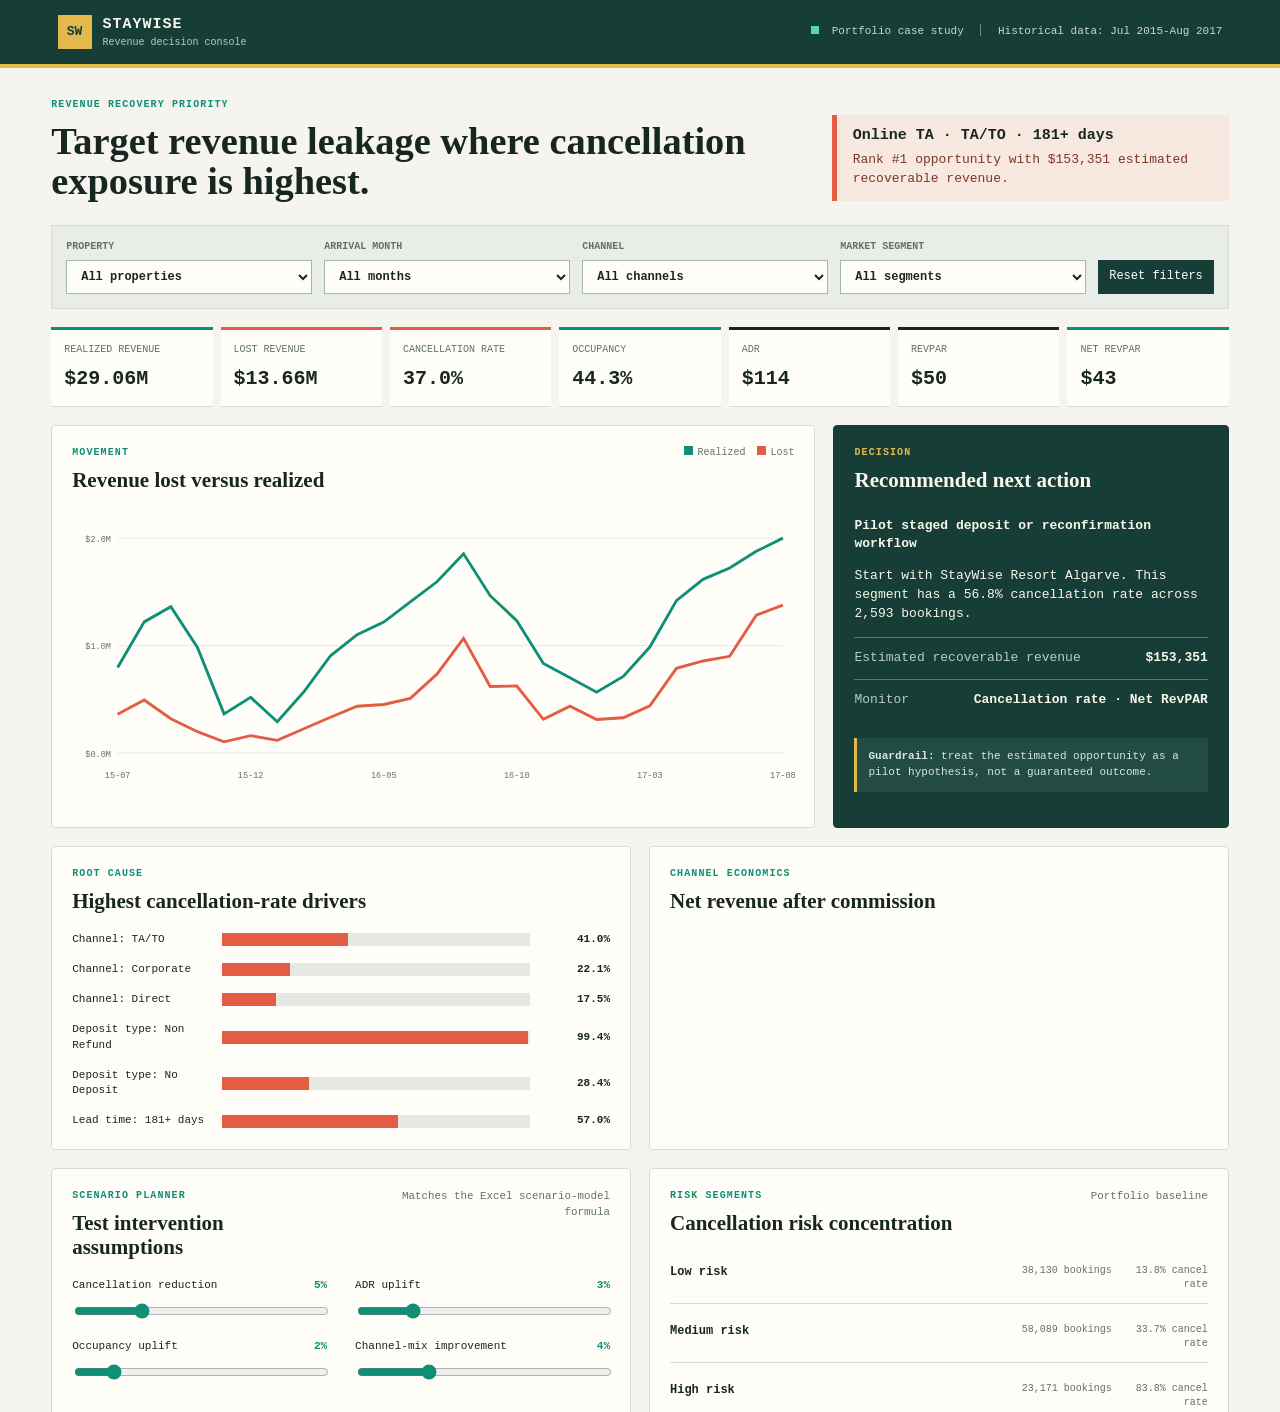
<file: index.html>
<!doctype html>
<html lang="en">
<head>
  <meta charset="utf-8">
  <meta http-equiv="refresh" content="0; url=dashboard/">
  <title>StayWise Decision Console</title>
</head>
<body>
  <p>Opening the <a href="dashboard/">StayWise decision dashboard</a>…</p>
</body>
</html>
</file>
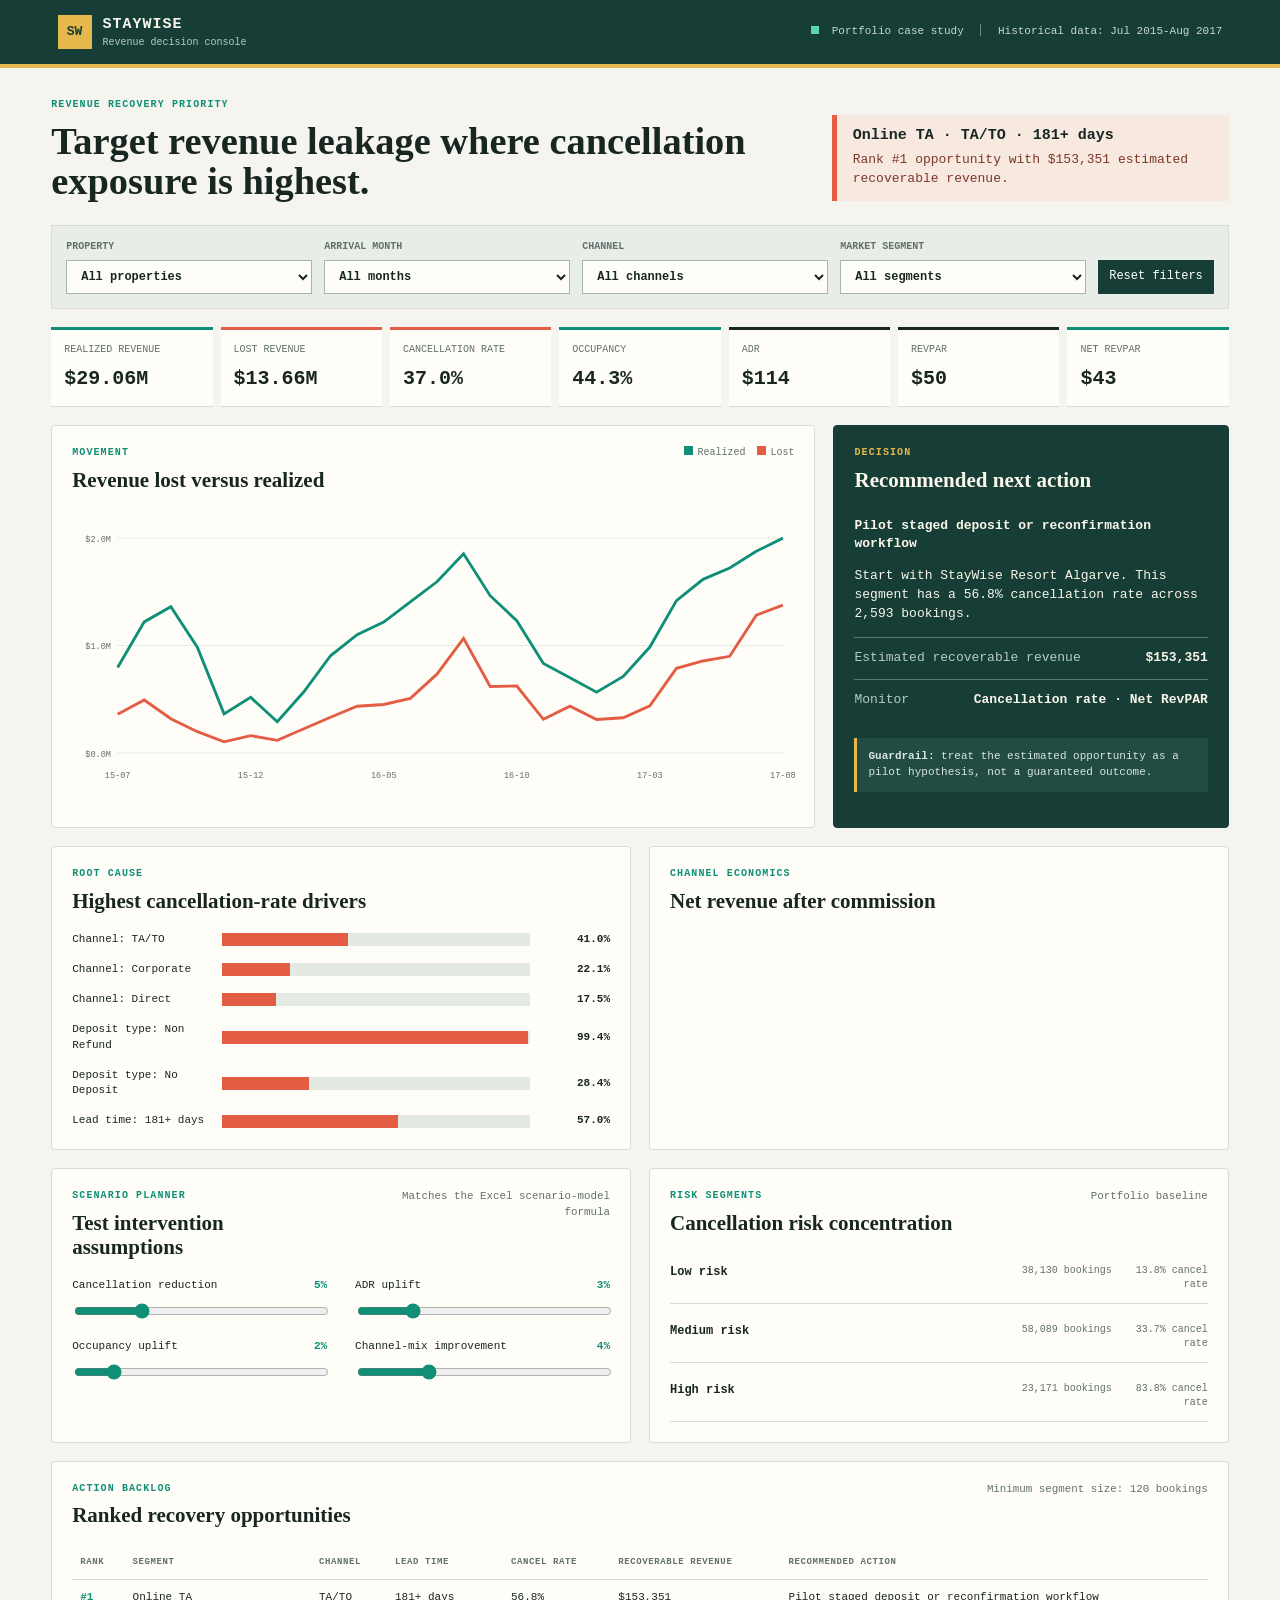
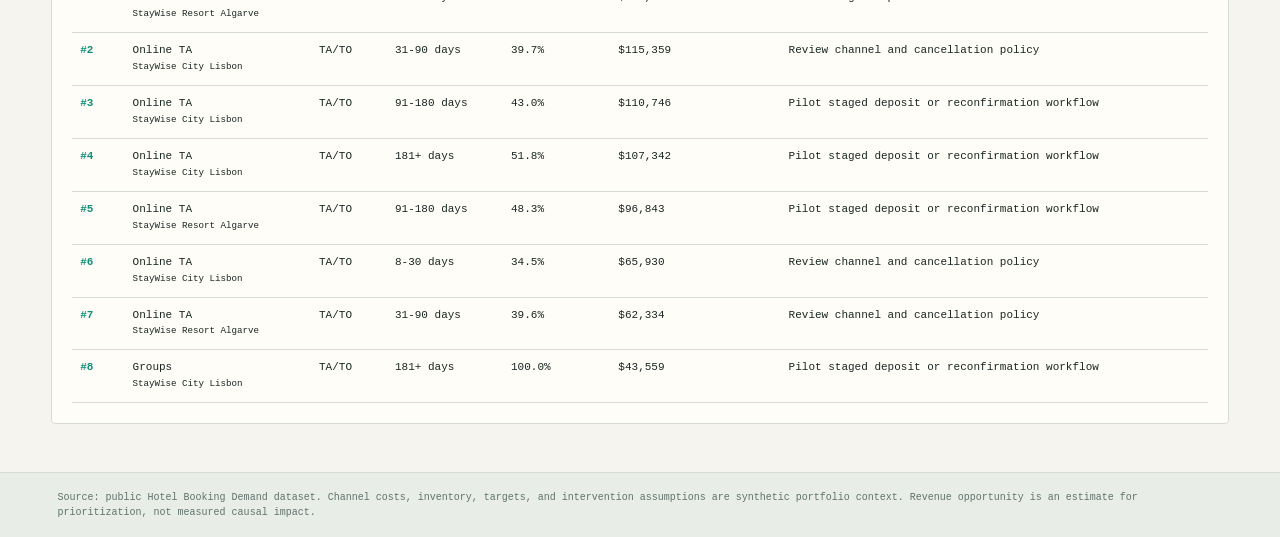
<file: dashboard/index.html>
<!doctype html>
<html lang="en">
<head>
  <meta charset="utf-8">
  <meta name="viewport" content="width=device-width, initial-scale=1">
  <title>StayWise Decision Console</title>
  <link rel="stylesheet" href="styles.css">
</head>
<body>
  <header class="topbar">
    <div class="brand"><span class="brand-mark">SW</span><div><strong>STAYWISE</strong><small>Revenue decision console</small></div></div>
    <div class="status"><span class="dot"></span> Portfolio case study <span class="divider"></span> Historical data: Jul 2015-Aug 2017</div>
  </header>
  <main>
    <section class="brief">
      <div><p class="eyebrow">REVENUE RECOVERY PRIORITY</p><h1>Target revenue leakage where cancellation exposure is highest.</h1></div>
      <div id="priority-callout" class="priority-callout" aria-live="polite"></div>
    </section>
    <section class="filterbar" aria-label="Dashboard filters">
      <label>Property <select id="property"><option value="">All properties</option></select></label>
      <label>Arrival month <select id="month"><option value="">All months</option></select></label>
      <label>Channel <select id="channel"><option value="">All channels</option></select></label>
      <label>Market segment <select id="segment"><option value="">All segments</option></select></label>
      <button id="reset" type="button">Reset filters</button>
    </section>
    <section id="kpis" class="kpi-grid" aria-label="Executive KPIs"></section>
    <section class="content-grid primary-grid">
      <article class="panel trend-panel"><div class="panel-head"><div><p class="eyebrow">MOVEMENT</p><h2>Revenue lost versus realized</h2></div><div class="legend"><span class="realized">Realized</span><span class="lost">Lost</span></div></div><div id="trend-chart" class="chart"></div></article>
      <article class="panel action-panel"><p class="eyebrow">DECISION</p><h2>Recommended next action</h2><div id="action-summary"></div><div class="guardrail"><strong>Guardrail:</strong> treat the estimated opportunity as a pilot hypothesis, not a guaranteed outcome.</div></article>
    </section>
    <section class="content-grid diagnostic-grid">
      <article class="panel"><div class="panel-head"><div><p class="eyebrow">ROOT CAUSE</p><h2>Highest cancellation-rate drivers</h2></div></div><div id="driver-chart" class="bar-list"></div></article>
      <article class="panel"><div class="panel-head"><div><p class="eyebrow">CHANNEL ECONOMICS</p><h2>Net revenue after commission</h2></div></div><div id="channel-chart" class="bar-list"></div></article>
    </section>
    <section class="content-grid scenario-grid">
      <article class="panel scenario-panel"><div class="panel-head"><div><p class="eyebrow">SCENARIO PLANNER</p><h2>Test intervention assumptions</h2></div><small>Matches the Excel scenario-model formula</small></div>
        <div class="scenario-controls">
          <label>Cancellation reduction <output id="cancel-output">5%</output><input id="cancel-input" type="range" min="0" max="20" value="5"></label>
          <label>ADR uplift <output id="adr-output">3%</output><input id="adr-input" type="range" min="0" max="15" value="3"></label>
          <label>Occupancy uplift <output id="occupancy-output">2%</output><input id="occupancy-input" type="range" min="0" max="15" value="2"></label>
          <label>Channel-mix improvement <output id="mix-output">4%</output><input id="mix-input" type="range" min="0" max="15" value="4"></label>
        </div>
        <div id="scenario-results" class="scenario-results"></div>
      </article>
      <article class="panel"><div class="panel-head"><div><p class="eyebrow">RISK SEGMENTS</p><h2>Cancellation risk concentration</h2></div><small>Portfolio baseline</small></div><div id="risk-table" class="risk-table"></div></article>
    </section>
    <section class="panel table-panel"><div class="panel-head"><div><p class="eyebrow">ACTION BACKLOG</p><h2>Ranked recovery opportunities</h2></div><small>Minimum segment size: 120 bookings</small></div><div class="table-wrap"><table><thead><tr><th>Rank</th><th>Segment</th><th>Channel</th><th>Lead time</th><th>Cancel rate</th><th>Recoverable revenue</th><th>Recommended action</th></tr></thead><tbody id="opportunity-table"></tbody></table></div></section>
  </main>
  <footer>Source: public Hotel Booking Demand dataset. Channel costs, inventory, targets, and intervention assumptions are synthetic portfolio context. Revenue opportunity is an estimate for prioritization, not measured causal impact.</footer>
  <script src="data.js"></script>
  <script src="store.js"></script>
  <script src="app.js"></script>
</body>
</html>
</file>
<file: dashboard/styles.css>
:root { --ink:#182622; --muted:#61716d; --paper:#f6f4ee; --panel:#fffdf8; --line:#d8ddd4; --mint:#0e8f76; --coral:#e35d44; --sun:#e5b84b; --deep:#163d36; }
* { box-sizing:border-box; }
body { margin:0; color:var(--ink); background:var(--paper); font-family:ui-monospace, "SFMono-Regular", Menlo, monospace; font-size:13px; line-height:1.45; }
.topbar { min-height:68px; display:flex; justify-content:space-between; align-items:center; padding:0 4.5vw; background:var(--deep); color:#f8f6ef; border-bottom:4px solid var(--sun); }
.brand { display:flex; gap:11px; align-items:center; letter-spacing:0; }.brand-mark { display:grid; place-items:center; width:34px; height:34px; background:var(--sun); color:var(--deep); font-weight:900; }.brand strong { display:block; font-size:15px; letter-spacing:1px; }.brand small { display:block; color:#b8cbc3; font-size:10px; }.status { color:#c8d7d1; font-size:11px; }.dot { display:inline-block; width:8px; height:8px; background:#5bd5ae; margin-right:6px; }.divider { display:inline-block; height:12px; border-left:1px solid #6f8880; margin:0 10px -2px; }
main { max-width:1440px; margin:auto; padding:30px clamp(16px,4vw,60px) 48px; }.brief { display:grid; grid-template-columns:minmax(0,1.5fr) minmax(300px,.8fr); gap:36px; align-items:end; margin-bottom:24px; }.eyebrow { margin:0 0 8px; color:var(--mint); font-size:10px; font-weight:800; letter-spacing:1.1px; } h1,h2 { font-family:Georgia, "Times New Roman", serif; font-weight:600; letter-spacing:0; } h1 { max-width:720px; margin:0; font-size:clamp(27px,3vw,44px); line-height:1.05; } h2 { margin:0; font-size:21px; line-height:1.14; }.priority-callout { border-left:5px solid var(--coral); padding:10px 0 10px 16px; background:#f7e8e0; min-height:86px; }.priority-callout strong { display:block; margin-bottom:4px; font-size:15px; }.priority-callout span { color:#7c3829; }
.filterbar { display:flex; gap:12px; align-items:end; padding:14px; margin-bottom:18px; background:#e8eee7; border:1px solid var(--line); }.filterbar label { display:grid; gap:5px; color:var(--muted); font-size:10px; font-weight:800; text-transform:uppercase; }.filterbar select,.filterbar button { height:34px; padding:0 10px; border:1px solid #a7b6af; background:var(--panel); color:var(--ink); font:inherit; font-size:12px; }.filterbar label { flex:1; }.filterbar button { flex:0 0 auto; border-color:var(--deep); background:var(--deep); color:#fff; cursor:pointer; }
.kpi-grid { display:grid; grid-template-columns:repeat(7,minmax(125px,1fr)); gap:8px; margin-bottom:18px; overflow-x:auto; }.kpi { min-width:125px; padding:13px; background:var(--panel); border-top:3px solid var(--ink); border-bottom:1px solid var(--line); }.kpi.alert { border-top-color:var(--coral); }.kpi.good { border-top-color:var(--mint); }.kpi small { display:block; color:var(--muted); font-size:10px; text-transform:uppercase; }.kpi strong { display:block; margin-top:7px; font-size:20px; letter-spacing:0; }
.content-grid { display:grid; gap:18px; margin-bottom:18px; }.primary-grid { grid-template-columns:minmax(0,1.45fr) minmax(320px,.75fr); }.diagnostic-grid,.scenario-grid { grid-template-columns:repeat(2,minmax(0,1fr)); }.panel { min-width:0; background:var(--panel); border:1px solid var(--line); border-radius:4px; padding:20px; }.panel-head { display:flex; justify-content:space-between; gap:16px; align-items:start; margin-bottom:18px; }.panel-head small { color:var(--muted); text-align:right; }.chart { min-height:290px; }.chart svg { width:100%; height:290px; overflow:visible; }.legend { display:flex; gap:12px; font-size:10px; color:var(--muted); }.legend span::before { content:""; display:inline-block; width:9px; height:9px; margin-right:4px; }.legend .realized::before { background:var(--mint); }.legend .lost::before { background:var(--coral); }.action-panel { background:var(--deep); border-color:var(--deep); color:#fbf7ea; }.action-panel .eyebrow { color:var(--sun); }.action-panel h2 { margin-bottom:24px; }.action-summary strong { display:block; font-size:18px; line-height:1.2; }.action-summary p { color:#d3e1dc; }.action-metric { display:flex; justify-content:space-between; padding:11px 0; border-top:1px solid #5b7770; }.action-metric span { color:#b8ccc4; }.guardrail { margin-top:18px; padding:11px; border-left:3px solid var(--sun); background:#214b43; font-size:11px; color:#d9e6e1; }
.bar-list { display:grid; gap:14px; }.bar-row { display:grid; grid-template-columns:minmax(95px,1fr) minmax(140px,2.2fr) 70px; gap:10px; align-items:center; font-size:11px; }.bar-track { height:13px; background:#e4e9e2; }.bar { height:100%; background:var(--mint); }.bar.alert { background:var(--coral); }.bar-value { text-align:right; font-weight:700; }
.scenario-controls { display:grid; grid-template-columns:repeat(2,minmax(0,1fr)); gap:18px 28px; }.scenario-controls label { display:grid; grid-template-columns:1fr auto; gap:7px; font-size:11px; }.scenario-controls input { grid-column:1/-1; width:100%; accent-color:var(--mint); }.scenario-controls output { color:var(--mint); font-weight:800; }.scenario-results { display:grid; grid-template-columns:repeat(3,1fr); gap:8px; margin-top:22px; }.scenario-results div { padding:10px; background:#edf3ed; border-left:3px solid var(--mint); }.scenario-results small { display:block; color:var(--muted); font-size:9px; text-transform:uppercase; }.scenario-results strong { display:block; margin-top:5px; font-size:16px; }
.risk-table { display:grid; gap:9px; }.risk-row { display:grid; grid-template-columns:1fr 90px 86px; gap:10px; padding:10px 0; border-bottom:1px solid var(--line); }.risk-row strong { font-size:12px; }.risk-row span { color:var(--muted); font-size:10px; text-align:right; }
.table-wrap { overflow-x:auto; } table { width:100%; border-collapse:collapse; font-size:11px; } th { color:var(--muted); font-size:9px; text-align:left; text-transform:uppercase; letter-spacing:.6px; } th,td { padding:10px 8px; border-bottom:1px solid var(--line); vertical-align:top; } td:first-child { color:var(--mint); font-weight:800; } .empty { color:var(--muted); padding:16px 0; }
footer { padding:18px 4.5vw; background:#e8eee7; border-top:1px solid var(--line); color:var(--muted); font-size:10px; }
@media (max-width:900px) { .topbar { padding:12px 20px; align-items:start; gap:12px; flex-direction:column; }.brief,.primary-grid,.diagnostic-grid,.scenario-grid { grid-template-columns:1fr; }.filterbar { display:grid; grid-template-columns:repeat(2,1fr); }.filterbar button { grid-column:span 2; }.kpi-grid { grid-template-columns:repeat(4,minmax(130px,1fr)); }.scenario-controls { grid-template-columns:1fr; } }
@media (max-width:560px) { main { padding:22px 14px 38px; }.status { display:none; }.filterbar { grid-template-columns:1fr; }.filterbar button { grid-column:auto; }.kpi-grid { grid-template-columns:repeat(2,minmax(130px,1fr)); }.panel { padding:15px; }.scenario-results { grid-template-columns:1fr; }.bar-row { grid-template-columns:92px 1fr 57px; gap:6px; } }
</file>
